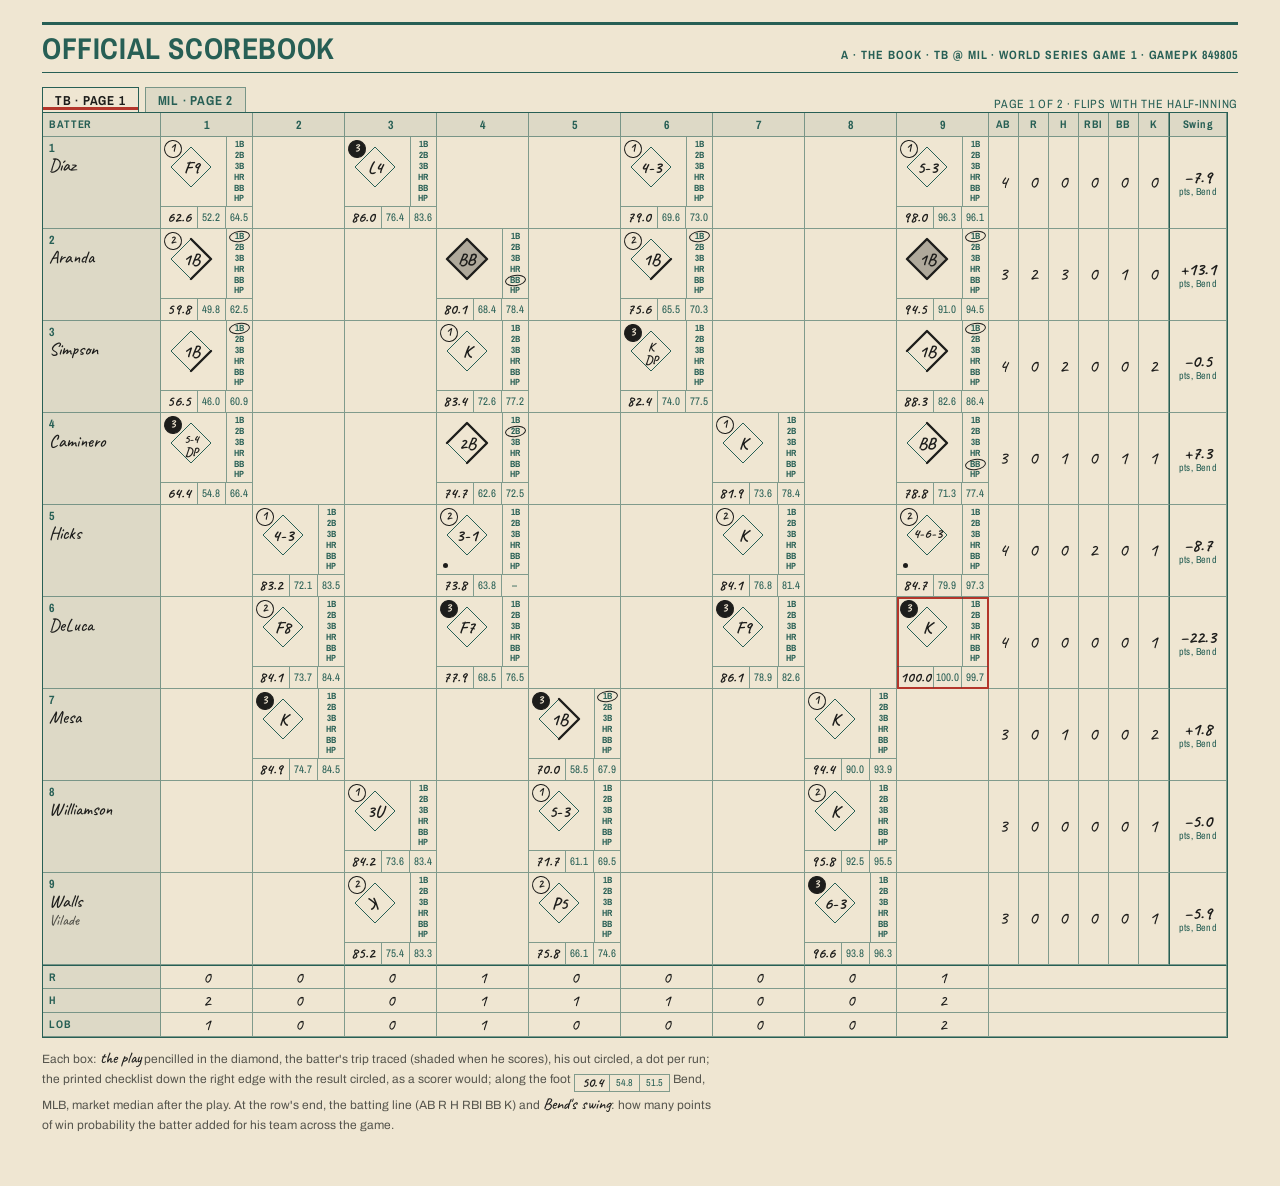
<file: .impeccable/mocks/scorecard/a-the-book.html>
<!doctype html><html lang="en"><meta charset="utf-8"><title>A · The Book</title>
<link rel="stylesheet" href="book.css">
<script src="book.js"></script>
<style>
  /* One page per team, as today; the printed hit checklist in each box and the batting line at the row's end. */
  .tabs { display: flex; gap: 6px; margin-top: 14px; align-items: flex-end; }
  .tabs span { padding: 5px 12px 4px; border: 1px solid var(--print-rule); border-bottom: 0; background: var(--print-tint); font: 700 13px/1.2 var(--narrow); text-transform: uppercase; letter-spacing: 0.06em; color: var(--print); }
  .tabs span.on { background: var(--stock); color: var(--graphite); border-color: var(--print); box-shadow: inset 0 -2px 0 var(--stock), inset 0 -5px 0 var(--red); }
  .tabs em { margin-left: auto; font: 400 12px/1.4 var(--narrow); font-style: normal; text-transform: uppercase; letter-spacing: 0.06em; color: var(--print); }
  table { border-collapse: separate; border-spacing: 0; border: 1px solid var(--print); }
  th, td { border-right: 1px solid var(--print-rule); border-bottom: 1px solid var(--print-rule); padding: 0; }
  thead th { height: 24px; background: var(--print-tint); font: 700 12px/1 var(--narrow); color: var(--print); }
  thead th.l { text-align: left; padding-left: 6px; font-size: 11px; letter-spacing: 0.08em; text-transform: uppercase; }
  thead th.stat { width: 30px; font-size: 11px; letter-spacing: 0.04em; }
  thead th.sw { width: 58px; font-size: 11px; letter-spacing: 0.04em; border-left: 1px solid var(--print); }
  th.slot { width: 118px; padding: 5px 6px; text-align: left; vertical-align: top; background: var(--print-tint); }
  th.slot .no { display: block; font: 700 12px/1 var(--narrow); color: var(--print); }
  th.slot .who { display: block; margin-top: 2px; font: 500 18px/1.05 var(--hand); }
  th.slot .who + .who { font-size: 15px; color: var(--graphite-soft); }
  td.box { width: 92px; height: 92px; position: relative; vertical-align: top; }
  td.box .dia { position: absolute; left: 8px; top: 8px; width: 44px; height: 44px; }
  td.box .play { position: absolute; left: 8px; width: 44px; top: 22px; }
  td.box .play.two { top: 20px; }
  td.box .out { position: absolute; left: 3px; top: 3px; }
  td.box .dots { position: absolute; left: 6px; top: 58px; }
  /* the printed result checklist down the right edge of every box; the scorer circles one */
  td.box ul { position: absolute; right: 0; top: 0; bottom: 22px; width: 26px; margin: 0; padding: 2px 0; list-style: none; border-left: 1px solid var(--print-rule);
              display: grid; grid-template-rows: repeat(6, 1fr); font: 700 9px/1 var(--narrow); color: var(--print); letter-spacing: 0.02em; text-align: center; }
  td.box li { display: flex; align-items: center; justify-content: center; position: relative; }
  td.box li.hit::after { content: ""; position: absolute; inset: 0 2px; border: 1.6px solid var(--graphite); border-radius: 50%; transform: rotate(-8deg); }
  td.box .band { position: absolute; left: 0; right: 0; bottom: 0; height: 22px; display: grid; grid-template-columns: 36px 1fr 1fr; border-top: 1px solid var(--print-rule); }
  td.box .band span { display: flex; align-items: center; justify-content: center; border-left: 1px solid var(--print-rule); font: 400 11px/1 var(--narrow); color: var(--print); }
  td.box .band .b { border-left: 0; font: 700 15px/1 var(--hand); color: var(--graphite); }
  td.stat { text-align: center; vertical-align: middle; font: 500 19px/1 var(--hand); }
  td.sw { text-align: center; vertical-align: middle; font: 700 18px/1 var(--hand); border-left: 1px solid var(--print); }
  td.sw small { display: block; font: 400 10px/1.2 var(--narrow); color: var(--print); letter-spacing: 0.04em; }
  tfoot tr:first-child > * { border-top: 1px solid var(--print); }
  tfoot th { height: 24px; padding: 0 6px; text-align: left; background: var(--print-tint); font: 700 11px/1 var(--narrow); text-transform: uppercase; letter-spacing: 0.08em; color: var(--print); }
  tfoot td { text-align: center; font: 500 17px/1 var(--hand); }
  .key { display: inline-grid; grid-template-columns: 34px 30px 30px; height: 18px; vertical-align: -4px; border: 1px solid var(--print-rule); }
  .key span { display: flex; align-items: center; justify-content: center; border-left: 1px solid var(--print-rule); font: 400 10px/1 var(--narrow); color: var(--print); }
  .key .b { border-left: 0; font: 700 14px/1 var(--hand); color: var(--graphite); }
</style>
<div class="page">
  <div class="mast"><h1>Official Scorebook</h1><span class="meta">A · The Book · TB @ MIL · World Series Game 1 · gamePk 849805</span></div>
  <div class="tabs"><span class="on">TB · page 1</span><span>MIL · page 2</span><em>page 1 of 2 · flips with the half-inning</em></div>
  <table id="sheet"></table>
  <p class="foot-note">Each box: <span class="hand">the play</span> pencilled in the diamond, the batter's trip traced (shaded when he scores), his out circled, a dot per run; the printed checklist down the right edge with the result circled, as a scorer would; along the foot <span class="key"><span class="b">50.4</span><span>54.8</span><span>51.5</span></span> Bend, MLB, market median after the play. At the row's end, the batting line (AB R H RBI BB K) and <span class="hand">Bend's swing</span>: how many points of win probability the batter added for his team across the game.</p>
</div>
<script>
Book.load().then(({ plays, halves, lines }) => {
  const side = "away", innings = 9;
  const mark = { "1B": "1B", "2B": "2B", "3B": "3B", HR: "HR", BB: "BB", IBB: "BB", HBP: "HP" };
  const cells = new Map();
  for (const p of plays) if (p.side === side) cells.set(`${p.slot}/${p.inning}`, p);
  const stats = ["AB", "R", "H", "RBI", "BB", "K"];
  let html = `<thead><tr><th class="l">Batter</th>${Array.from({ length: innings }, (_, i) => `<th>${i + 1}</th>`).join("")}`
    + stats.map(s => `<th class="stat">${s}</th>`).join("") + `<th class="sw">Swing</th></tr></thead><tbody>`;
  for (let s = 1; s <= 9; s++) {
    const line = lines[side].get(s);
    html += `<tr><th class="slot"><span class="no">${s}</span>${line.names.map(n => `<span class="who">${Book.esc(n)}</span>`).join("")}</th>`;
    for (let i = 1; i <= innings; i++) {
      const p = cells.get(`${s}/${i}`);
      if (!p) { html += `<td class="box"></td>`; continue; }
      const res = mark[p.play];
      html += `<td class="box${p === plays[plays.length - 1] ? " pen" : ""}">${Book.diamond(p.reached)}`
        + `<span class="play${Book.playClass(p.play)}">${Book.playHtml(p.play)}</span>`
        + (p.outNo ? `<span class="out${p.outNo === 3 ? " three" : ""}">${p.outNo}</span>` : "")
        + (p.runs ? `<span class="dots">${"<i></i>".repeat(p.runs)}</span>` : "")
        + `<ul>${["1B", "2B", "3B", "HR", "BB", "HP"].map(k => `<li class="${k === res ? "hit" : ""}">${k}</li>`).join("")}</ul>`
        + `<span class="band"><span class="b">${Book.f1(p.bend)}</span><span>${Book.f1(p.mlb)}</span><span>${Book.f1(p.mk)}</span></span></td>`;
    }
    html += [line.ab, line.r, line.h, line.rbi, line.bb, line.k].map(v => `<td class="stat">${v}</td>`).join("")
      + `<td class="sw">${Book.signed(line.swing)}<small>pts, Bend</small></td></tr>`;
  }
  html += `</tbody><tfoot>`;
  for (const [label, get] of [["R", h => h.r], ["H", h => h.h], ["LOB", h => h.lob ?? ""]]) {
    html += `<tr><th>${label}</th>${Array.from({ length: innings }, (_, i) => {
      const h = halves.find(x => x.side === side && x.inning === i + 1);
      return `<td>${h ? get(h) : ""}</td>`;
    }).join("")}<td colspan="7"></td></tr>`;
  }
  document.getElementById("sheet").innerHTML = html + `</tfoot>`;
});
</script>
</html>
</file>
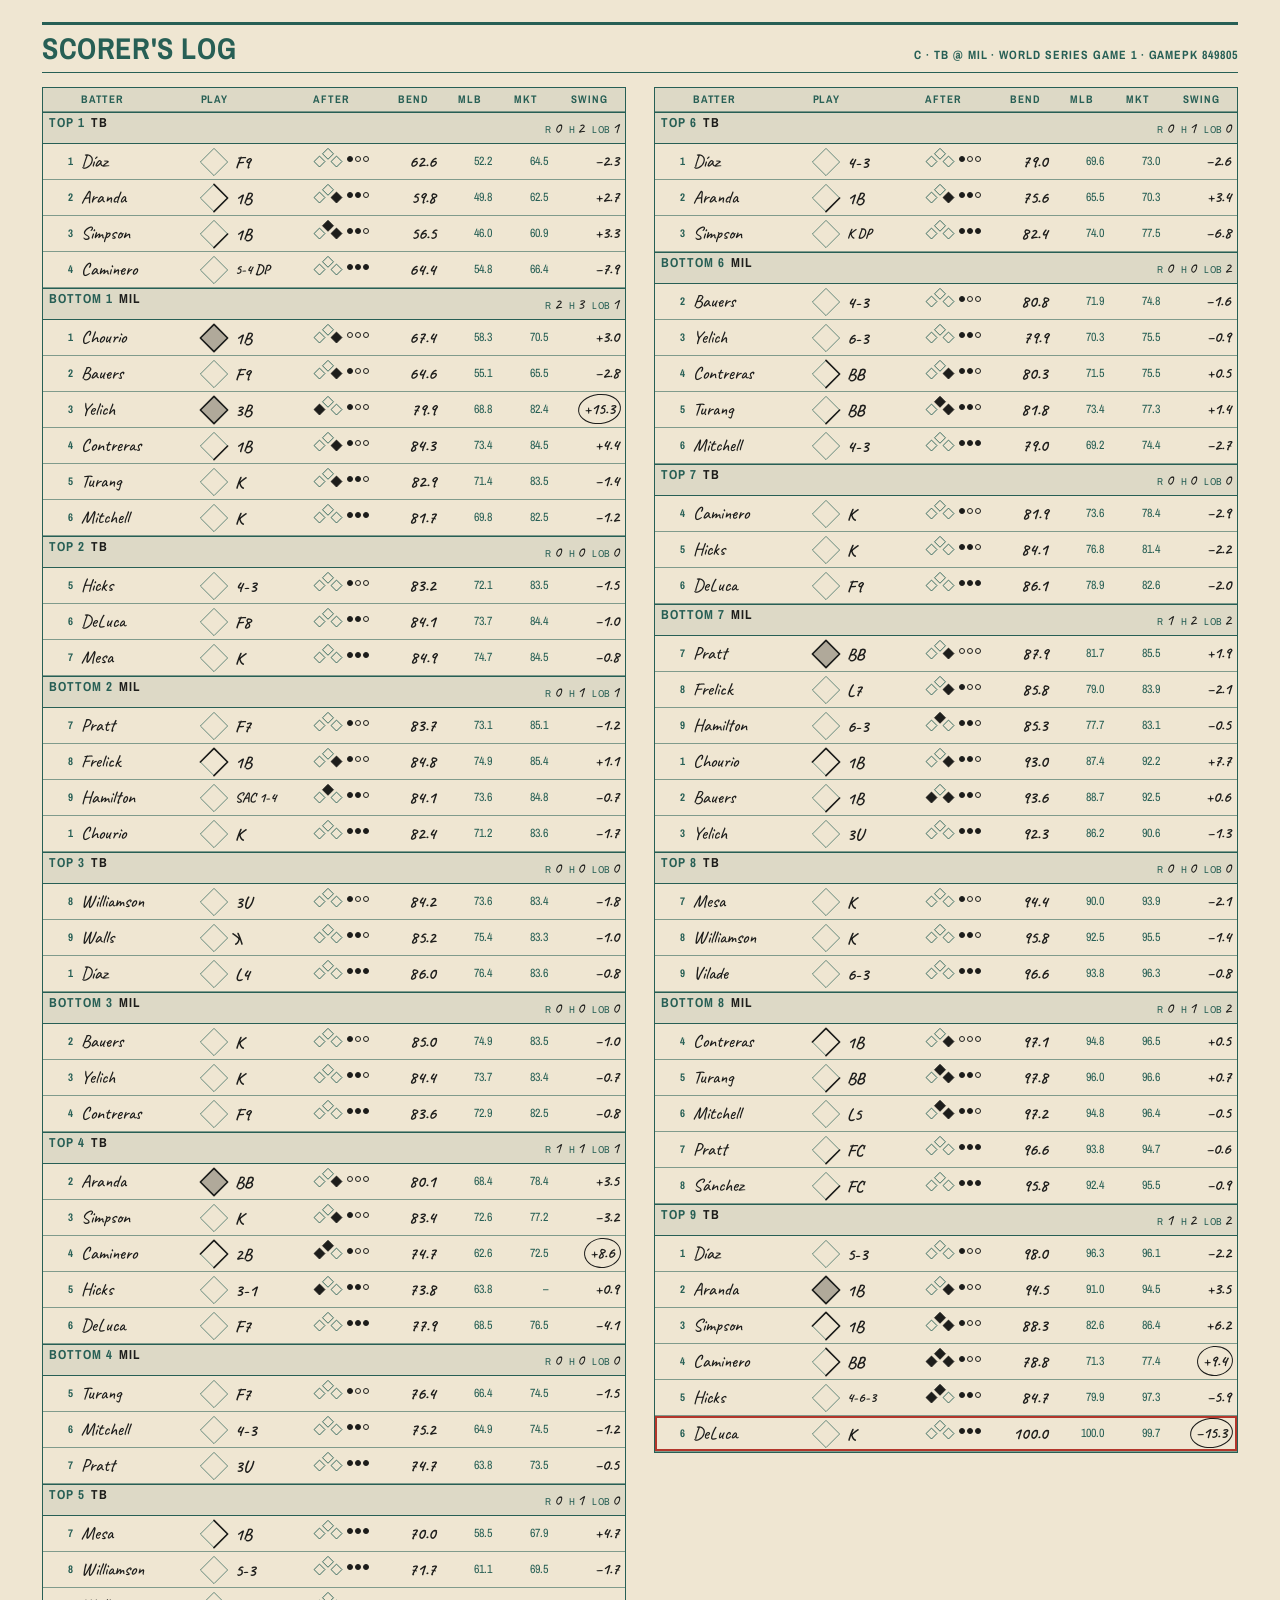
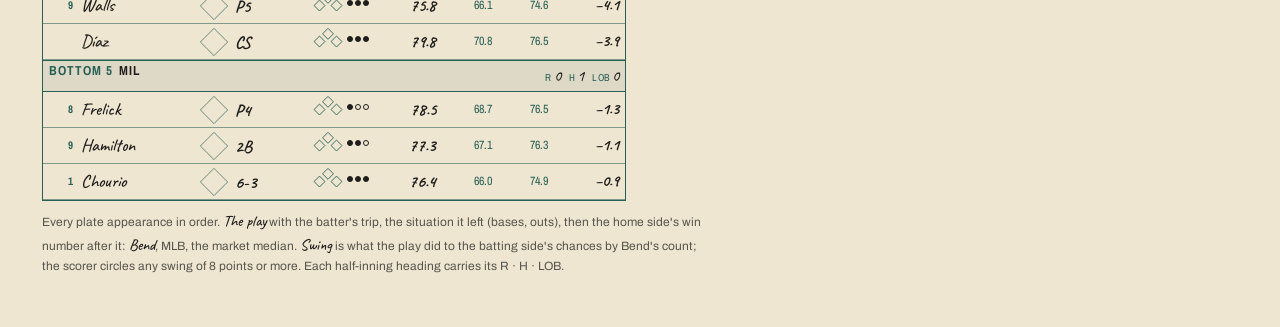
<file: .impeccable/mocks/scorecard/c-scorers-log.html>
<!doctype html><html lang="en"><meta charset="utf-8"><title>C · Scorer's Log</title>
<link rel="stylesheet" href="book.css">
<script src="book.js"></script>
<style>
  /* The scorer's play-by-play notes page: every plate appearance in order, grouped by half-inning,
     with the situation it left and what it did to each side's number. */
  .cols { display: grid; grid-template-columns: 1fr 1fr; gap: 28px; margin-top: 14px; align-items: start; }
  table { width: 100%; border-collapse: separate; border-spacing: 0; border: 1px solid var(--print); table-layout: fixed; }
  th, td { border-bottom: 1px solid var(--print-rule); padding: 0 6px; }
  col.no { width: 26px; } col.bat { width: 98px; } col.box { width: 92px; } col.sit { width: 64px; } col.n { width: 46px; } col.sw { width: 58px; }
  thead th { height: 24px; background: var(--print-tint); font: 700 11px/1 var(--narrow); text-transform: uppercase; letter-spacing: 0.08em; color: var(--print); text-align: center; }
  thead th.l { text-align: left; }
  tr.half td { height: 30px; background: var(--print-tint); border-top: 1px solid var(--print); border-bottom: 1px solid var(--print); }
  tr.half .inn { font: 700 13px/1 var(--narrow); text-transform: uppercase; letter-spacing: 0.08em; color: var(--print); }
  tr.half .inn b { color: var(--graphite); font-weight: 700; margin-left: 6px; }
  tr.half .sum { float: right; font: 500 16px/30px var(--hand); }
  tr.half .sum span { font: 400 10px/1 var(--narrow); text-transform: uppercase; letter-spacing: 0.06em; color: var(--print); margin: 0 2px 0 8px; }
  td { height: 36px; vertical-align: middle; }
  td.no { font: 700 11px/1 var(--narrow); color: var(--print); text-align: right; padding-right: 2px; }
  td.bat { font: 500 18px/1 var(--hand); white-space: nowrap; overflow: hidden; text-overflow: ellipsis; }
  td.box { position: relative; }
  td.box .dia { position: absolute; left: 4px; top: 3px; width: 30px; height: 30px; }
  td.box .play { position: absolute; left: 40px; top: 10px; text-align: left; font-size: 17px; }
  td.box .play.two, td.box .play.long { font-size: 14px; top: 11px; }
  td.sit { position: relative; }
  td.sit .sit { position: absolute; left: 4px; top: 4px; width: 34px; height: 24px; }
  td.sit .outs { position: absolute; left: 40px; top: 12px; display: flex; gap: 2px; }
  td.sit .outs i { width: 6px; height: 6px; border-radius: 50%; border: 1px solid var(--graphite); }
  td.sit .outs i.on { background: var(--graphite); }
  td.n { text-align: right; font: 400 12px/1 var(--narrow); color: var(--print); }
  td.n.b { font: 700 17px/1 var(--hand); color: var(--graphite); }
  td.sw { text-align: right; font: 700 16px/1 var(--hand); position: relative; }
  td.sw.big span { position: relative; padding: 2px 4px; }
  td.sw.big span::after { content: ""; position: absolute; inset: -3px -2px; border: 1.6px solid var(--graphite); border-radius: 50%; transform: rotate(-6deg); }
  tr.now td { box-shadow: inset 0 2px 0 var(--red), inset 0 -2px 0 var(--red); }
  tr.now td:first-child { box-shadow: inset 2px 2px 0 var(--red), inset 0 -2px 0 var(--red); }
  tr.now td:last-child { box-shadow: inset -2px 2px 0 var(--red), inset 0 -2px 0 var(--red); }
</style>
<div class="page">
  <div class="mast"><h1>Scorer's Log</h1><span class="meta">C · TB @ MIL · World Series Game 1 · gamePk 849805</span></div>
  <div class="cols"><table id="early"></table><table id="late"></table></div>
  <p class="foot-note">Every plate appearance in order. <span class="hand">The play</span> with the batter's trip, the situation it left (bases, outs), then the home side's win number after it: <span class="hand">Bend</span>, MLB, the market median. <span class="hand">Swing</span> is what the play did to the batting side's chances by Bend's count; the scorer circles any swing of 8 points or more. Each half-inning heading carries its R · H · LOB.</p>
</div>
<script>
Book.load().then(({ plays, halves }) => {
  const last = plays[plays.length - 1];
  const abbr = { away: "TB", home: "MIL" };
  const head = `<colgroup><col class="no"><col class="bat"><col class="box"><col class="sit"><col class="n"><col class="n"><col class="n"><col class="sw"></colgroup>`
    + `<thead><tr><th></th><th class="l">Batter</th><th class="l">Play</th><th class="l">After</th><th>Bend</th><th>MLB</th><th>Mkt</th><th>Swing</th></tr></thead>`;
  const body = hs => hs.map(h => `<tr class="half"><td colspan="8"><span class="inn">${h.side === "away" ? "Top" : "Bottom"} ${h.inning}<b>${abbr[h.side]}</b></span>`
      + `<span class="sum"><span>R</span>${h.r}<span>H</span>${h.h}<span>LOB</span>${h.lob ?? "–"}</span></td></tr>`
      + h.plays.map(p => {
        const outs = Math.min(p.half.plays.slice(0, p.half.plays.indexOf(p) + 1).reduce((n, q) => Math.max(n, q.outNo), 0), 3);
        const big = p.swing !== null && Math.abs(p.swing) >= 8;
        return `<tr class="${p === last ? "now" : ""}"><td class="no">${p.slot ?? ""}</td><td class="bat">${Book.esc(p.batter)}</td>`
          + `<td class="box">${Book.diamond(p.reached)}<span class="play${Book.playClass(p.play)}">${Book.playHtml(p.play).replace("<br>", " ")}</span></td>`
          + `<td class="sit">${Book.bases(outs >= 3 ? "---" : p.basesAfter)}<span class="outs">${[1, 2, 3].map(k => `<i class="${k <= outs ? "on" : ""}"></i>`).join("")}</span></td>`
          + `<td class="n b">${Book.f1(p.bend)}</td><td class="n">${Book.f1(p.mlb)}</td><td class="n">${Book.f1(p.mk)}</td>`
          + `<td class="sw${big ? " big" : ""}"><span>${Book.signed(p.swing)}</span></td></tr>`;
      }).join("")).join("");
  document.getElementById("early").innerHTML = head + `<tbody>${body(halves.filter(h => h.inning <= 5))}</tbody>`;
  document.getElementById("late").innerHTML = head + `<tbody>${body(halves.filter(h => h.inning > 5))}</tbody>`;
});
</script>
</html>
</file>
<file: .impeccable/mocks/scorecard/book.css>
/* Shared by the scorecard mockups: the page's stock, inks and faces (DESIGN.md). */
@font-face { font-family: "Archivo"; src: url(/web/fonts/Archivo.woff2) format("woff2"); font-weight: 400 600; }
@font-face { font-family: "Archivo Narrow"; src: url(/web/fonts/ArchivoNarrow.woff2) format("woff2"); font-weight: 400 700; }
@font-face { font-family: "Caveat"; src: url(/web/fonts/Caveat.woff2) format("woff2"); font-weight: 400 700; }
:root {
  --stock: #efe6d2; --stock-deep: #e6dbc2; --print: #275f55; --print-tint: rgba(39, 95, 85, 0.09);
  --print-rule: rgba(39, 95, 85, 0.55); --graphite: #1d1d1b; --graphite-soft: #55544c; --red: #b3362b;
  --narrow: "Archivo Narrow", "Arial Narrow", sans-serif; --text: "Archivo", system-ui, sans-serif; --hand: "Caveat", cursive;
  color-scheme: light;
}
* { box-sizing: border-box; }
body { margin: 0; background: var(--stock); color: var(--graphite); font: 14px/1.4 var(--text); font-variant-numeric: tabular-nums; -webkit-font-smoothing: antialiased; }
.page { width: 1260px; margin: 0 auto; padding: 22px 32px 40px; }
.mast { display: flex; justify-content: space-between; align-items: baseline; border-top: 3px solid var(--print); border-bottom: 1px solid var(--print); padding: 8px 0; }
.mast h1 { margin: 0; font: 700 30px/1 var(--narrow); text-transform: uppercase; letter-spacing: 0.02em; color: var(--print); }
.mast .meta { font: 700 12px/1.4 var(--narrow); text-transform: uppercase; letter-spacing: 0.08em; color: var(--print); }
.label { font: 700 11px/1.2 var(--narrow); text-transform: uppercase; letter-spacing: 0.1em; color: var(--print); }
.hand { font-family: var(--hand); font-weight: 500; color: var(--graphite); }
.foot-note { margin-top: 8px; font: 400 12px/1.5 var(--text); color: var(--graphite-soft); max-width: 96ch; }
.foot-note .hand { font-size: 16px; }

/* pencil marks shared by every layout */
svg.dia .line { fill: none; stroke: var(--print); stroke-width: 1; }
svg.dia .run { fill: var(--graphite); fill-opacity: 0.3; }
svg.dia .path { fill: none; stroke: var(--graphite); stroke-width: 2.4; stroke-linecap: round; stroke-linejoin: round; }
svg.sit rect { fill: var(--stock); stroke: var(--print); stroke-width: 1.1; }
svg.sit rect.on { fill: var(--graphite); stroke: var(--graphite); }
.play { font: 700 17px/1 var(--hand); color: var(--graphite); white-space: nowrap; text-align: center; }
.play.long { font-size: 14px; }
.play.two { font-size: 12.5px; line-height: 1; }
.play .kc { display: inline-block; transform: scaleX(-1); }
.out { width: 18px; height: 18px; border: 1.5px solid var(--graphite); border-radius: 50%; font: 700 13px/15px var(--hand); text-align: center; color: var(--graphite); transform: rotate(-6deg); }
.out.three { background: var(--graphite); color: var(--stock); }
.dots { display: flex; gap: 3px; }
.dots i { width: 5px; height: 5px; border-radius: 50%; background: var(--graphite); }
.pen { outline: 2.4px solid var(--red); outline-offset: -2px; }
</file>
